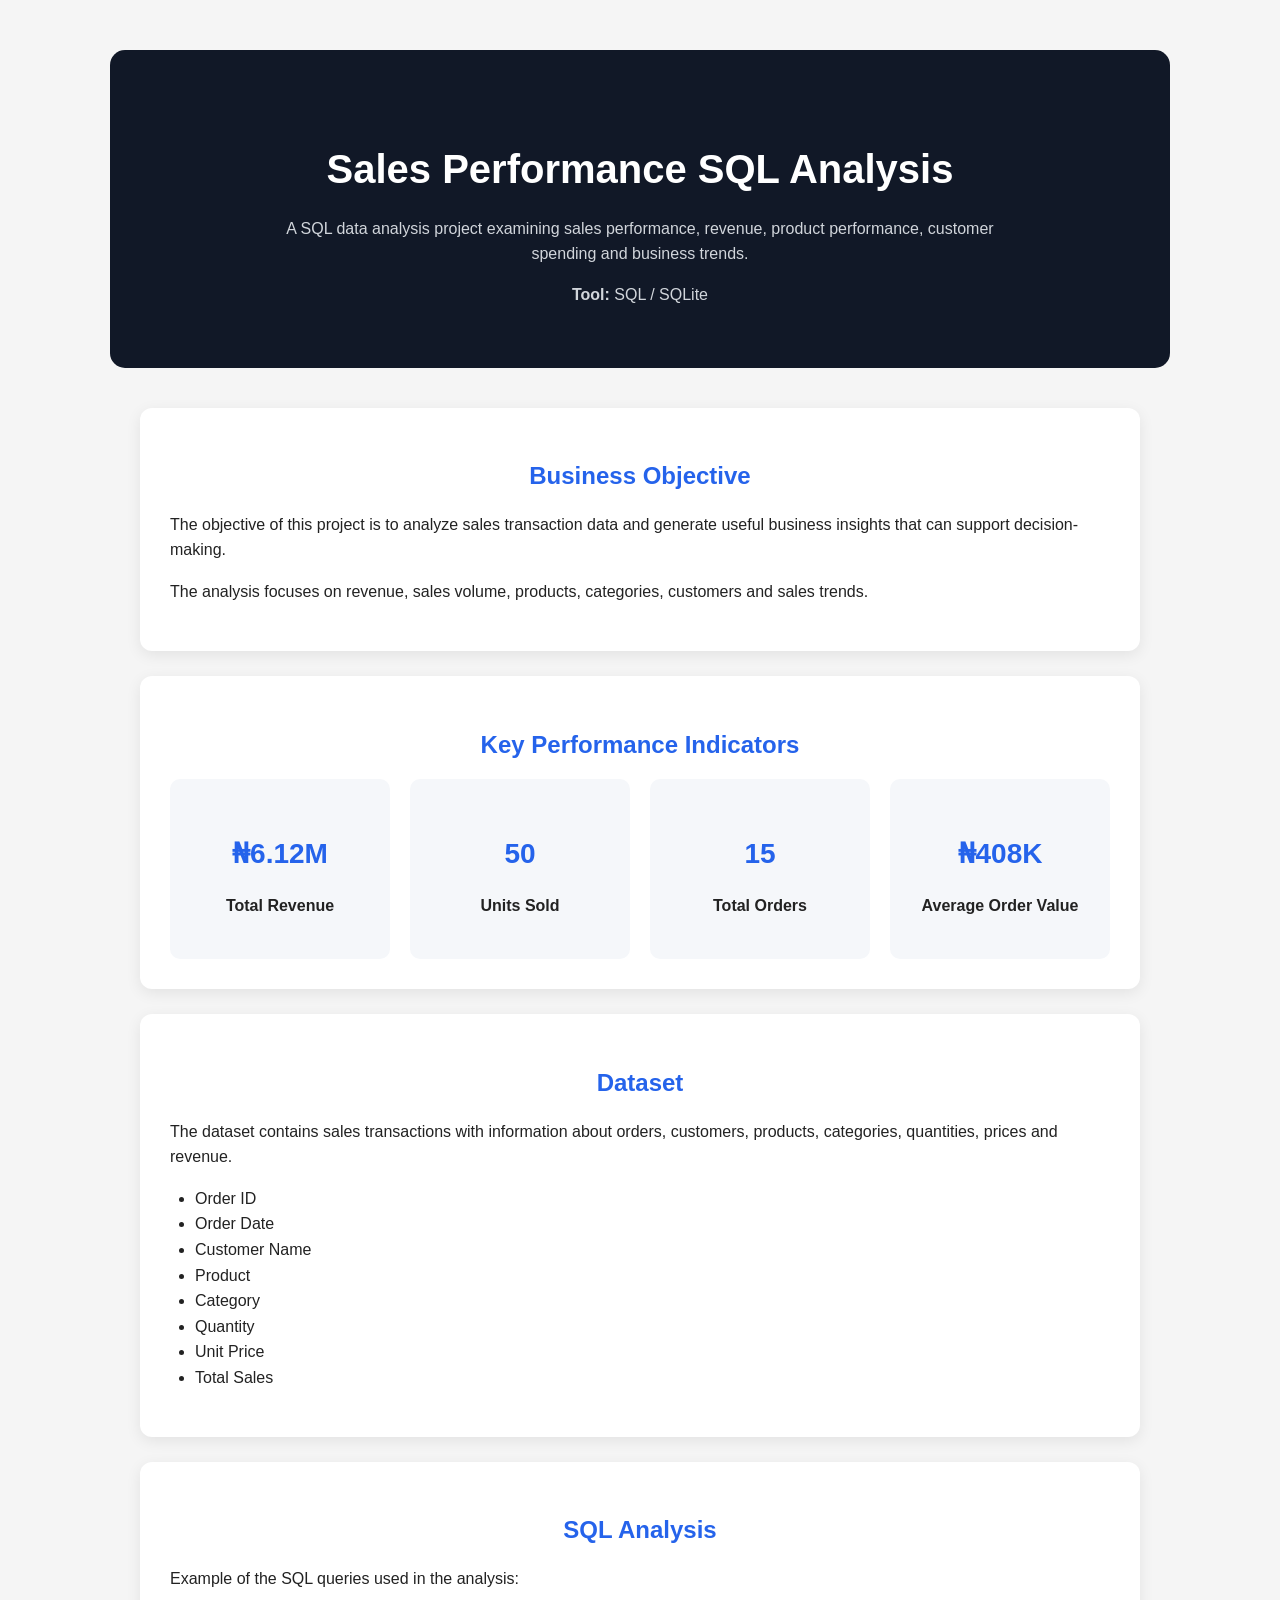
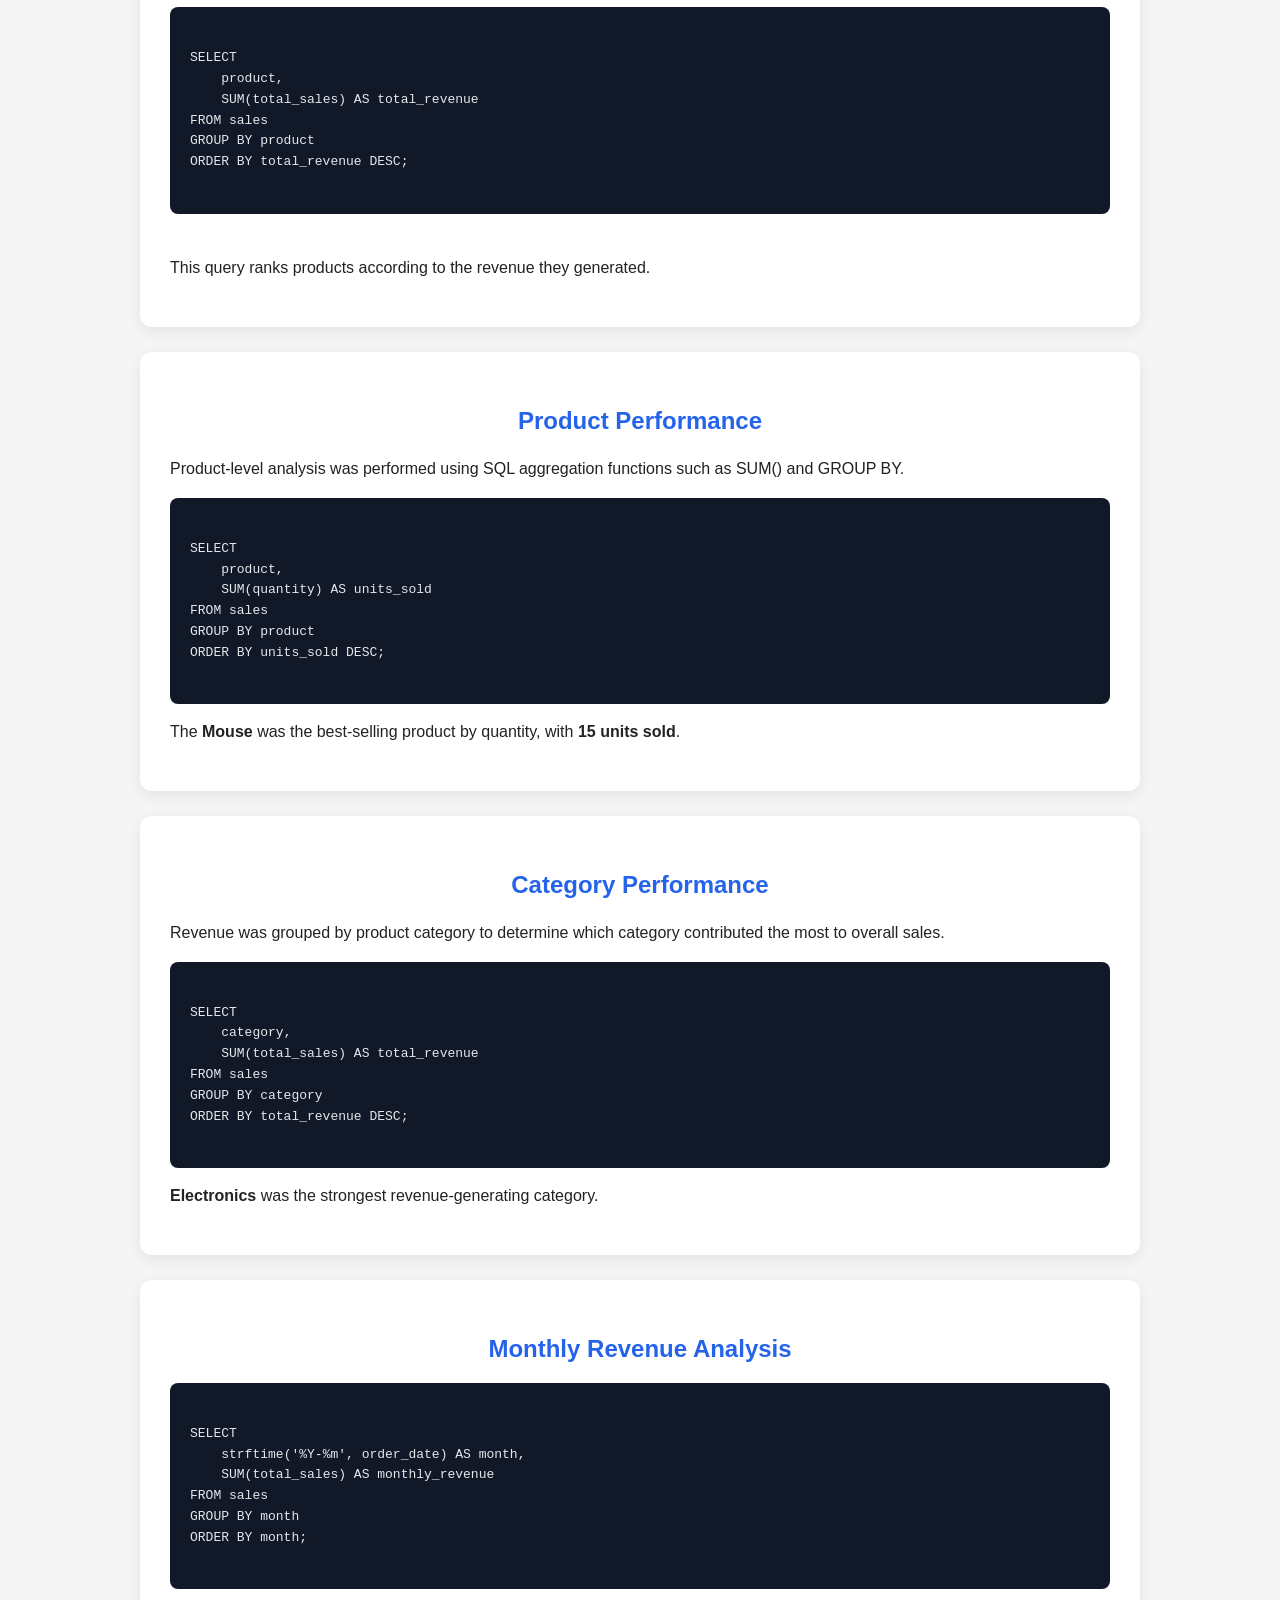
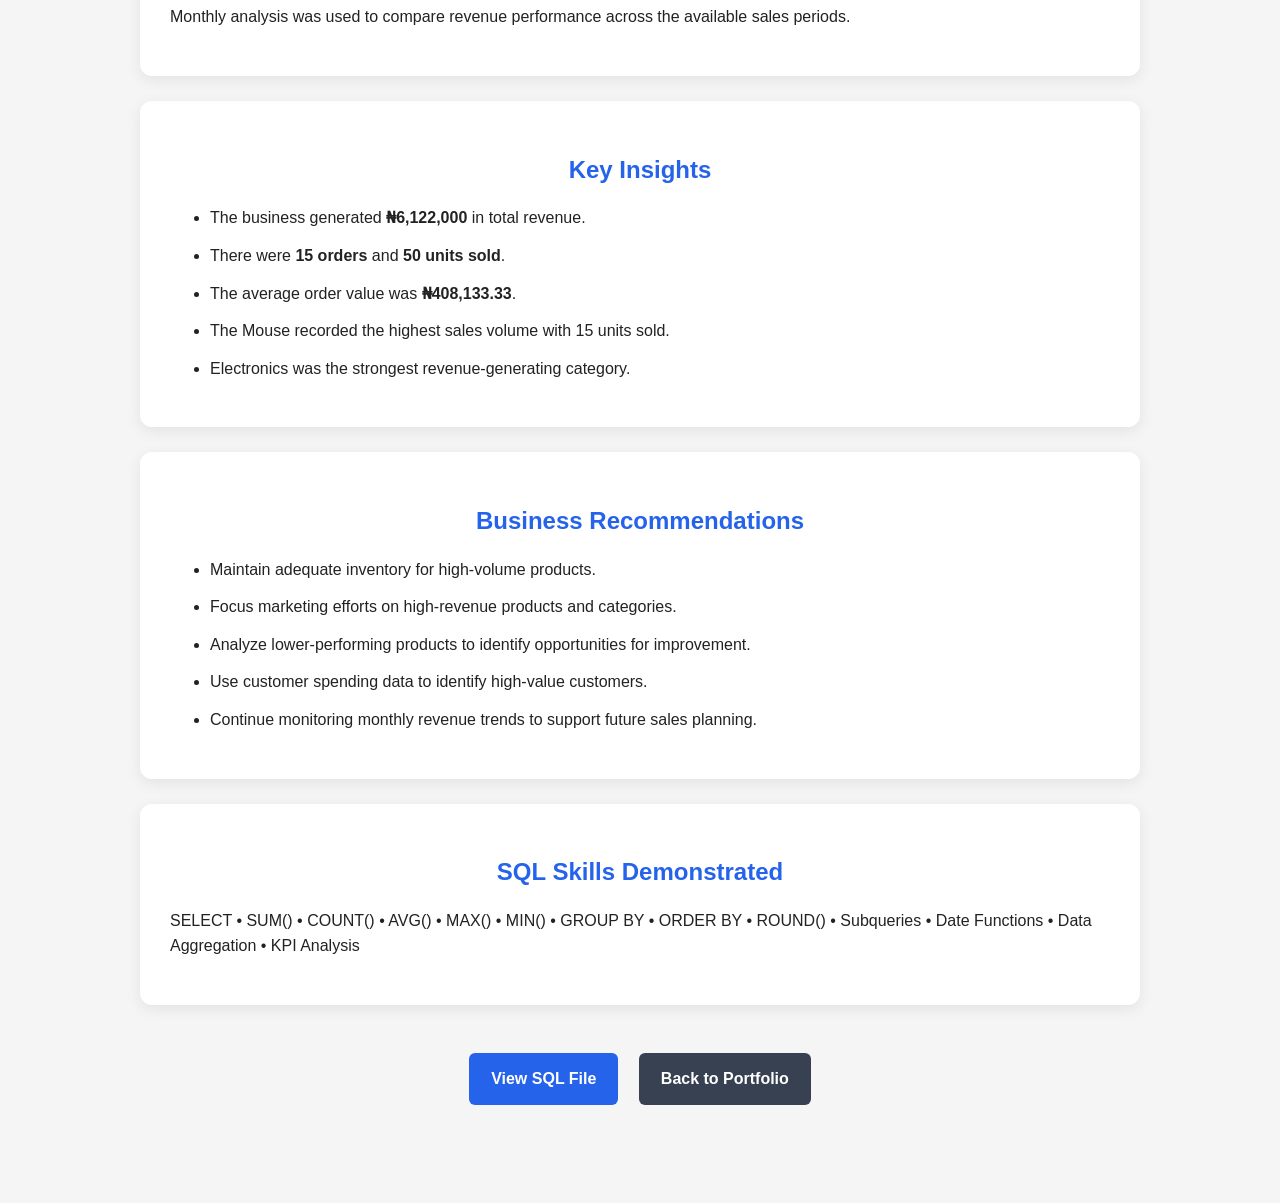
<file: sql-project.html>
<!DOCTYPE html>
<html lang="en">

<head>
    <meta charset="UTF-8">
    <meta name="viewport" content="width=device-width, initial-scale=1.0">

    <title>Sales Performance SQL Analysis | Chukwu Clement</title>

    <link rel="stylesheet" href="style.css">

    <style>
        .sql-project {
            max-width: 1100px;
            margin: auto;
            padding: 50px 20px;
        }

        .project-header {
            text-align: center;
            padding: 60px 20px;
            background: #111827;
            color: white;
            border-radius: 15px;
            margin-bottom: 40px;
        }

        .project-header h1 {
            font-size: 40px;
            margin-bottom: 15px;
        }

        .project-header p {
            color: #d1d5db;
            max-width: 750px;
            margin: auto;
        }

        .sql-section {
            background: white;
            padding: 30px;
            margin-bottom: 25px;
            border-radius: 12px;
            box-shadow: 0 4px 15px rgba(0,0,0,0.08);
        }

        .sql-section h2 {
            color: #2563eb;
            margin-bottom: 15px;
        }

        .kpi-grid {
            display: grid;
            grid-template-columns: repeat(auto-fit, minmax(200px, 1fr));
            gap: 20px;
        }

        .kpi-card {
            background: #f5f7fa;
            padding: 25px;
            text-align: center;
            border-radius: 10px;
        }

        .kpi-card h3 {
            color: #2563eb;
            font-size: 28px;
            margin-bottom: 8px;
        }

        .kpi-card p {
            font-weight: bold;
        }

        .sql-code {
            background: #111827;
            color: #e5e7eb;
            padding: 20px;
            border-radius: 8px;
            overflow-x: auto;
            font-family: monospace;
            white-space: pre-wrap;
        }

        .insights li,
        .recommendations li {
            margin-bottom: 12px;
        }

        .project-actions {
            text-align: center;
            margin: 40px 0;
        }

        .project-actions a {
            display: inline-block;
            padding: 13px 22px;
            margin: 8px;
            border-radius: 6px;
            text-decoration: none;
            font-weight: bold;
            background: #2563eb;
            color: white;
        }

        .project-actions a:hover {
            background: #1d4ed8;
        }

        .back-button {
            background: #374151 !important;
        }

        @media (max-width: 700px) {
            .project-header h1 {
                font-size: 30px;
            }

            .sql-section {
                padding: 20px;
            }
        }
    </style>
</head>

<body>

    <main class="sql-project">

        <!-- PROJECT HEADER -->

        <div class="project-header">

            <h1>Sales Performance SQL Analysis</h1>

            <p>
                A SQL data analysis project examining sales performance,
                revenue, product performance, customer spending and
                business trends.
            </p>

            <p style="margin-top:15px;">
                <strong>Tool:</strong> SQL / SQLite
            </p>

        </div>


        <!-- BUSINESS OBJECTIVE -->

        <section class="sql-section">

            <h2>Business Objective</h2>

            <p>
                The objective of this project is to analyze sales transaction
                data and generate useful business insights that can support
                decision-making.
            </p>

            <p style="margin-top:15px;">
                The analysis focuses on revenue, sales volume, products,
                categories, customers and sales trends.
            </p>

        </section>


        <!-- KPI SECTION -->

        <section class="sql-section">

            <h2>Key Performance Indicators</h2>

            <div class="kpi-grid">

                <div class="kpi-card">
                    <h3>₦6.12M</h3>
                    <p>Total Revenue</p>
                </div>

                <div class="kpi-card">
                    <h3>50</h3>
                    <p>Units Sold</p>
                </div>

                <div class="kpi-card">
                    <h3>15</h3>
                    <p>Total Orders</p>
                </div>

                <div class="kpi-card">
                    <h3>₦408K</h3>
                    <p>Average Order Value</p>
                </div>

            </div>

        </section>


        <!-- DATASET -->

        <section class="sql-section">

            <h2>Dataset</h2>

            <p>
                The dataset contains sales transactions with information
                about orders, customers, products, categories, quantities,
                prices and revenue.
            </p>

            <ul style="margin-top:15px; padding-left:25px;">

                <li>Order ID</li>
                <li>Order Date</li>
                <li>Customer Name</li>
                <li>Product</li>
                <li>Category</li>
                <li>Quantity</li>
                <li>Unit Price</li>
                <li>Total Sales</li>

            </ul>

        </section>


        <!-- SQL ANALYSIS -->

        <section class="sql-section">

            <h2>SQL Analysis</h2>

            <p>
                Example of the SQL queries used in the analysis:
            </p>

            <div class="sql-code">
SELECT
    product,
    SUM(total_sales) AS total_revenue
FROM sales
GROUP BY product
ORDER BY total_revenue DESC;
            </div>

            <br>

            <p>
                This query ranks products according to the revenue
                they generated.
            </p>

        </section>


        <!-- PRODUCT ANALYSIS -->

        <section class="sql-section">

            <h2>Product Performance</h2>

            <p>
                Product-level analysis was performed using SQL aggregation
                functions such as SUM() and GROUP BY.
            </p>

            <div class="sql-code">
SELECT
    product,
    SUM(quantity) AS units_sold
FROM sales
GROUP BY product
ORDER BY units_sold DESC;
            </div>

            <p style="margin-top:15px;">
                The <strong>Mouse</strong> was the best-selling product
                by quantity, with <strong>15 units sold</strong>.
            </p>

        </section>


        <!-- CATEGORY ANALYSIS -->

        <section class="sql-section">

            <h2>Category Performance</h2>

            <p>
                Revenue was grouped by product category to determine
                which category contributed the most to overall sales.
            </p>

            <div class="sql-code">
SELECT
    category,
    SUM(total_sales) AS total_revenue
FROM sales
GROUP BY category
ORDER BY total_revenue DESC;
            </div>

            <p style="margin-top:15px;">
                <strong>Electronics</strong> was the strongest
                revenue-generating category.
            </p>

        </section>


        <!-- MONTHLY ANALYSIS -->

        <section class="sql-section">

            <h2>Monthly Revenue Analysis</h2>

            <div class="sql-code">
SELECT
    strftime('%Y-%m', order_date) AS month,
    SUM(total_sales) AS monthly_revenue
FROM sales
GROUP BY month
ORDER BY month;
            </div>

            <p style="margin-top:15px;">
                Monthly analysis was used to compare revenue performance
                across the available sales periods.
            </p>

        </section>


        <!-- KEY INSIGHTS -->

        <section class="sql-section insights">

            <h2>Key Insights</h2>

            <ul>

                <li>
                    The business generated
                    <strong>₦6,122,000</strong> in total revenue.
                </li>

                <li>
                    There were <strong>15 orders</strong> and
                    <strong>50 units sold</strong>.
                </li>

                <li>
                    The average order value was
                    <strong>₦408,133.33</strong>.
                </li>

                <li>
                    The Mouse recorded the highest sales volume
                    with 15 units sold.
                </li>

                <li>
                    Electronics was the strongest revenue-generating
                    category.
                </li>

            </ul>

        </section>


        <!-- RECOMMENDATIONS -->

        <section class="sql-section recommendations">

            <h2>Business Recommendations</h2>

            <ul>

                <li>
                    Maintain adequate inventory for high-volume products.
                </li>

                <li>
                    Focus marketing efforts on high-revenue products
                    and categories.
                </li>

                <li>
                    Analyze lower-performing products to identify
                    opportunities for improvement.
                </li>

                <li>
                    Use customer spending data to identify
                    high-value customers.
                </li>

                <li>
                    Continue monitoring monthly revenue trends
                    to support future sales planning.
                </li>

            </ul>

        </section>


        <!-- SKILLS -->

        <section class="sql-section">

            <h2>SQL Skills Demonstrated</h2>

            <p>
                SELECT • SUM() • COUNT() • AVG() • MAX() • MIN()
                • GROUP BY • ORDER BY • ROUND() • Subqueries
                • Date Functions • Data Aggregation • KPI Analysis
            </p>

        </section>


        <!-- ACTION BUTTONS -->

        <div class="project-actions">

            <a href="Sales_Performance_Analysis.sql"
               target="_blank">
                View SQL File
            </a>

            <a href="index.html"
               class="back-button">
                Back to Portfolio
            </a>

        </div>

    </main>

</body>

</html>
</file>
<file: style.css>
* {
  box-sizing: border-box;
}

html {
  scroll-behavior: smooth;
}

body {
  margin: 0;
  font-family: Arial, sans-serif;
  line-height: 1.6;
  background: #f5f5f5;
  color: #222;
  transition: background 0.3s, color 0.3s;
}

section {
  padding: 60px 20px;
  max-width: 1000px;
  margin: auto;
}

h2 {
  text-align: center;
  margin-bottom: 30px;
}


/* LOADER */

#loader {
  position: fixed;
  inset: 0;
  background: #222;
  color: white;
  display: flex;
  justify-content: center;
  align-items: center;
  z-index: 10000;
}

#loader h2 {
  animation: pulse 1s infinite;
}

@keyframes pulse {
  0% {
    opacity: 0.3;
  }

  50% {
    opacity: 1;
  }

  100% {
    opacity: 0.3;
  }
}


/* HERO */

.hero {
  min-height: 70vh;
  display: flex;
  justify-content: center;
  align-items: center;
  gap: 50px;
  padding: 60px 20px;
  text-align: center;
}

.hero-image img {
  width: 250px;
  height: 250px;
  border-radius: 50%;
  object-fit: cover;
}

.hero-text {
  max-width: 600px;
}

.hero-text h1 {
  font-size: 45px;
  margin: 10px 0;
}

.welcome {
  font-weight: bold;
  letter-spacing: 2px;
}


/* BUTTONS */

button,
.hero-button {
  padding: 12px 20px;
  margin: 8px;
  border: none;
  border-radius: 5px;
  background: #222;
  color: white;
  cursor: pointer;
  text-decoration: none;
  display: inline-block;
}

button:hover,
.hero-button:hover {
  opacity: 0.8;
}


/* NAVIGATION */

nav {
  position: sticky;
  top: 0;
  z-index: 1000;
  padding: 15px;
  text-align: center;
  background: #222;
}

#menuButton {
  display: block;
  margin: 0 auto 10px;
}

#navLinks {
  display: none;
  margin-top: 15px;
}

#navLinks a {
  display: block;
  padding: 10px;
  color: white;
  text-decoration: none;
}

#navLinks a:hover {
  background: #444;
}


/* DARK MODE BUTTON */

#themeButton {
  display: block;
  margin: 0 auto;
}


/* ABOUT */

.about-content {
  display: flex;
  gap: 40px;
}

.about-text,
.about-info {
  flex: 1;
}

.about-info {
  background: #e8e8e8;
  padding: 20px;
  border-radius: 10px;
}


/* SKILLS */

.skill {
  margin-bottom: 20px;
}

.skill p {
  font-weight: bold;
  margin-bottom: 5px;
}

.skill-bar {
  width: 100%;
  height: 25px;
  background: #ddd;
  border-radius: 20px;
  overflow: hidden;
}

.skill-level {
  height: 100%;
  color: white;
  text-align: center;
  line-height: 25px;
}

.excel {
  width: 90%;
  background: #222;
}

.sql {
  width: 80%;
  background: #444;
}

.powerbi {
  width: 70%;
  background: #666;
}

.html {
  width: 85%;
  background: #333;
}

.project-management {
  width: 75%;
  background: #555;
}


/* SKILL CARDS */

.skills-container {
  display: grid;
  grid-template-columns: repeat(3, 1fr);
  gap: 20px;
  margin-top: 40px;
}

.card {
  background: white;
  padding: 25px;
  text-align: center;
  border-radius: 10px;
  box-shadow: 0 3px 10px rgba(0, 0, 0, 0.1);
}


/* CERTIFICATIONS */

.certification-card {
  max-width: 600px;
  margin: auto;
  padding: 30px;
  text-align: center;
  background: white;
  border-radius: 10px;
  box-shadow: 0 3px 10px rgba(0, 0, 0, 0.1);
}


/* PROJECTS */

.projects-container {
  display: grid;
  grid-template-columns: repeat(2, 1fr);
  gap: 25px;
}

.project-card {
  background: white;
  padding: 20px;
  border-radius: 10px;
  text-align: center;
  box-shadow: 0 3px 10px rgba(0, 0, 0, 0.1);
}

.project-card img {
  width: 100%;
  height: 180px;
  object-fit: cover;
  border-radius: 8px;
}

/* Explicit color for all "View Project" links so they stay
   consistent regardless of whether the browser has visited
   the link before (visited links default to purple, unvisited
   to blue, unless overridden). */
.project-button,
.project-button:link,
.project-button:visited {
  display: inline-block;
  padding: 10px 20px;
  border: 2px solid #7c3aed;
  border-radius: 6px;
  color: #7c3aed;
  font-weight: bold;
  text-decoration: none;
}

.project-button:hover {
  background: #7c3aed;
  color: white;
  opacity: 1;
}

#projectDetails {
  max-width: 700px;
  margin: 30px auto;
  padding: 30px;
  text-align: center;
  background: white;
  border-radius: 10px;
}


/* CONTACT */

.contact-intro {
  text-align: center;
}

.contact-info {
  text-align: center;
  margin-bottom: 25px;
}

#contactForm {
  max-width: 600px;
  margin: auto;
  display: flex;
  flex-direction: column;
}

#contactForm input,
#contactForm textarea {
  width: 100%;
  padding: 12px;
  margin: 5px 0 15px;
  border: 1px solid #ccc;
  border-radius: 5px;
  font-family: Arial, sans-serif;
}

#contactForm textarea {
  min-height: 150px;
  resize: vertical;
}

#response {
  text-align: center;
  font-weight: bold;
}


/* FOOTER */

footer {
  background: #222;
  color: white;
  text-align: center;
  padding: 50px 20px;
}

.footer-links,
.social-links {
  margin: 25px 0;
}

.footer-links a,
.social-links a {
  color: white;
  text-decoration: none;
  margin: 8px;
}

.social-links a {
  display: inline-block;
  border: 1px solid white;
  padding: 8px 15px;
  border-radius: 5px;
}


/* TOP BUTTON */

#topButton {
  position: fixed;
  right: 20px;
  bottom: 20px;
  display: none;
  z-index: 9999;
}


/* DARK MODE */

body.dark-mode {
  background: #111;
  color: white;
}

body.dark-mode nav,
body.dark-mode footer {
  background: #000;
}

body.dark-mode .card,
body.dark-mode .project-card,
body.dark-mode .about-info,
body.dark-mode .certification-card,
body.dark-mode #projectDetails {
  background: #222;
  color: white;
}

body.dark-mode #contactForm input,
body.dark-mode #contactForm textarea {
  background: #222;
  color: white;
  border-color: #555;
}

body.dark-mode #contactForm input::placeholder,
body.dark-mode #contactForm textarea::placeholder {
  color: #aaa;
}

body.dark-mode #themeButton {
  background: white;
  color: #111;
}


/* MOBILE */

@media (max-width: 700px) {

  .hero {
    flex-direction: column;
    min-height: auto;
    padding: 50px 20px;
  }

  .hero-image img {
    width: 180px;
    height: 180px;
  }

  .hero-text h1 {
    font-size: 32px;
  }

  .about-content {
    flex-direction: column;
  }

  .skills-container {
    grid-template-columns: 1fr;
  }

  .projects-container {
    grid-template-columns: 1fr;
  }

  .project-card {
    width: 100%;
  }

  .hero-button {
    display: block;
    width: fit-content;
    margin: 10px auto;
  }

  #contactForm input,
  #contactForm textarea {
    font-size: 16px;
  }

}

html,
body {
  width: 100%;
  min-height: 100%;
  margin: 0;
}

/* PROFESSIONAL HERO */

.hero {
  min-height: 80vh;
  background: linear-gradient(135deg, #111, #333);
  color: white;
  padding: 70px 30px;
}

.hero-image img {
  width: 280px;
  height: 280px;
  border: 5px solid white;
  box-shadow: 0 10px 30px rgba(0,0,0,0.3);
}

.hero-text {
  max-width: 650px;
}

.welcome {
  font-size: 16px;
  letter-spacing: 4px;
  margin-bottom: 10px;
}

.hero-text h1 {
  font-size: 52px;
  margin: 5px 0;
}

.hero-text h2 {
  text-align: center;
  margin: 10px 0 20px;
  font-size: 28px;
}

.hero-description {
  font-size: 18px;
  line-height: 1.8;
  color: #ddd;
}

.hero-buttons {
  margin-top: 25px;
}

.hero-buttons button,
.hero-buttons .hero-button {
  margin: 5px;
}

/* MOBILE HERO */

@media (max-width: 700px) {

  .hero {
    min-height: auto;
    padding: 60px 20px;
  }

  .hero-image img {
    width: 200px;
    height: 200px;
  }

  .hero-text h1 {
    font-size: 38px;
  }

  .hero-text h2 {
    font-size: 23px;
    text-align: center;
  }

  .hero-description {
    font-size: 16px;
  }

}

/* PROFESSIONAL SKILLS */

.section-intro {
  text-align: center;
  max-width: 700px;
  margin: -10px auto 40px;
  color: #666;
}

.skills-container {
  display: grid;
  grid-template-columns: repeat(3, 1fr);
  gap: 25px;
}

.card {
  padding: 30px 20px;
  text-align: center;
  background: white;
  border-radius: 12px;
  box-shadow: 0 5px 20px rgba(0,0,0,0.08);
  transition: transform 0.3s ease;
}

.card:hover {
  transform: translateY(-5px);
}

.card h3 {
  margin-bottom: 12px;
}

.card p {
  color: #666;
}

/* MOBILE */

@media (max-width: 700px) {

  .skills-container {
    grid-template-columns: 1fr;
  }

}

/* PROFESSIONAL PROJECTS */

.projects-container {
  display: grid;
  grid-template-columns: repeat(2, 1fr);
  gap: 30px;
  margin-top: 40px;
}

.project-card {
  background: white;
  padding: 35px 25px;
  border-radius: 12px;
  text-align: center;
  box-shadow: 0 5px 20px rgba(0,0,0,0.08);
  transition: transform 0.3s ease;
}

.project-card:hover {
  transform: translateY(-6px);
}

.project-icon {
  font-size: 45px;
  margin-bottom: 15px;
}

.project-card h3 {
  font-size: 23px;
  margin-bottom: 15px;
}

.project-card p {
  color: #666;
}

.project-tools {
  margin-top: 20px;
}

.project-card button {
  margin-top: 15px;
}

/* PROJECT DETAILS */

#projectDetails {
  max-width: 700px;
  margin: 35px auto;
  padding: 30px;
  background: white;
  border-radius: 12px;
  text-align: center;
  box-shadow: 0 5px 20px rgba(0,0,0,0.08);
}

/* MOBILE */

@media (max-width: 700px) {

  .projects-container {
    grid-template-columns: 1fr;
  }

  .project-card {
    padding: 30px 20px;
  }

}

/* PROFESSIONAL CONTACT */

.contact-container {
  max-width: 900px;
  margin: 40px auto 0;
  display: grid;
  grid-template-columns: 1fr 1.5fr;
  gap: 40px;
}

.contact-info {
  background: #222;
  color: white;
  padding: 30px;
  border-radius: 12px;
}

.contact-info h3 {
  margin-top: 0;
  font-size: 25px;
}

.contact-info p {
  margin: 25px 0;
}

#contactForm {
  display: flex;
  flex-direction: column;
}

#contactForm label {
  font-weight: bold;
  margin-bottom: 5px;
}

#contactForm input,
#contactForm textarea {
  width: 100%;
  padding: 14px;
  margin-bottom: 20px;
  border: 1px solid #ccc;
  border-radius: 6px;
  font-family: Arial, sans-serif;
  font-size: 16px;
  box-sizing: border-box;
}

#contactForm textarea {
  min-height: 160px;
  resize: vertical;
}

#contactForm button {
  align-self: flex-start;
}

#response {
  text-align: center;
  font-weight: bold;
  margin-top: 20px;
}


/* MOBILE */

@media (max-width: 700px) {

  .contact-container {
    grid-template-columns: 1fr;
    gap: 25px;
  }

  #contactForm button {
    align-self: stretch;
  }

}
</file>
